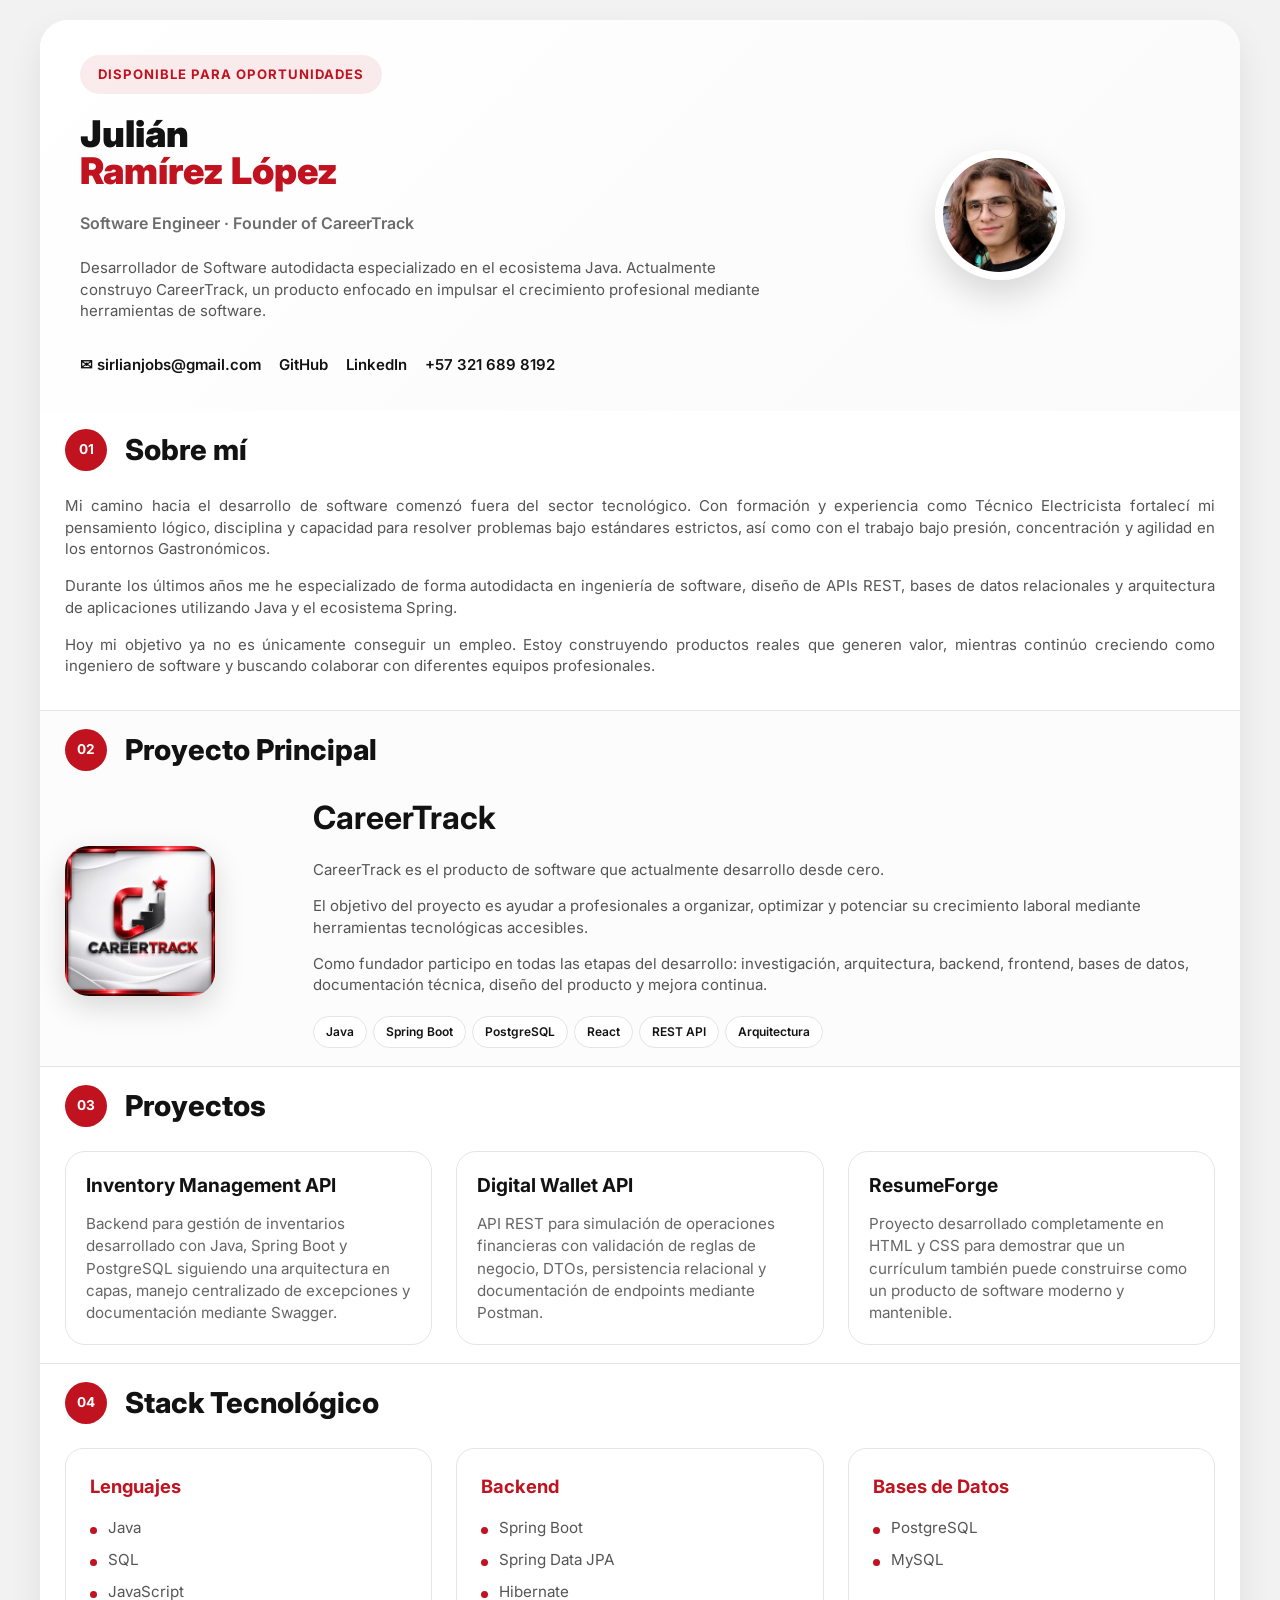
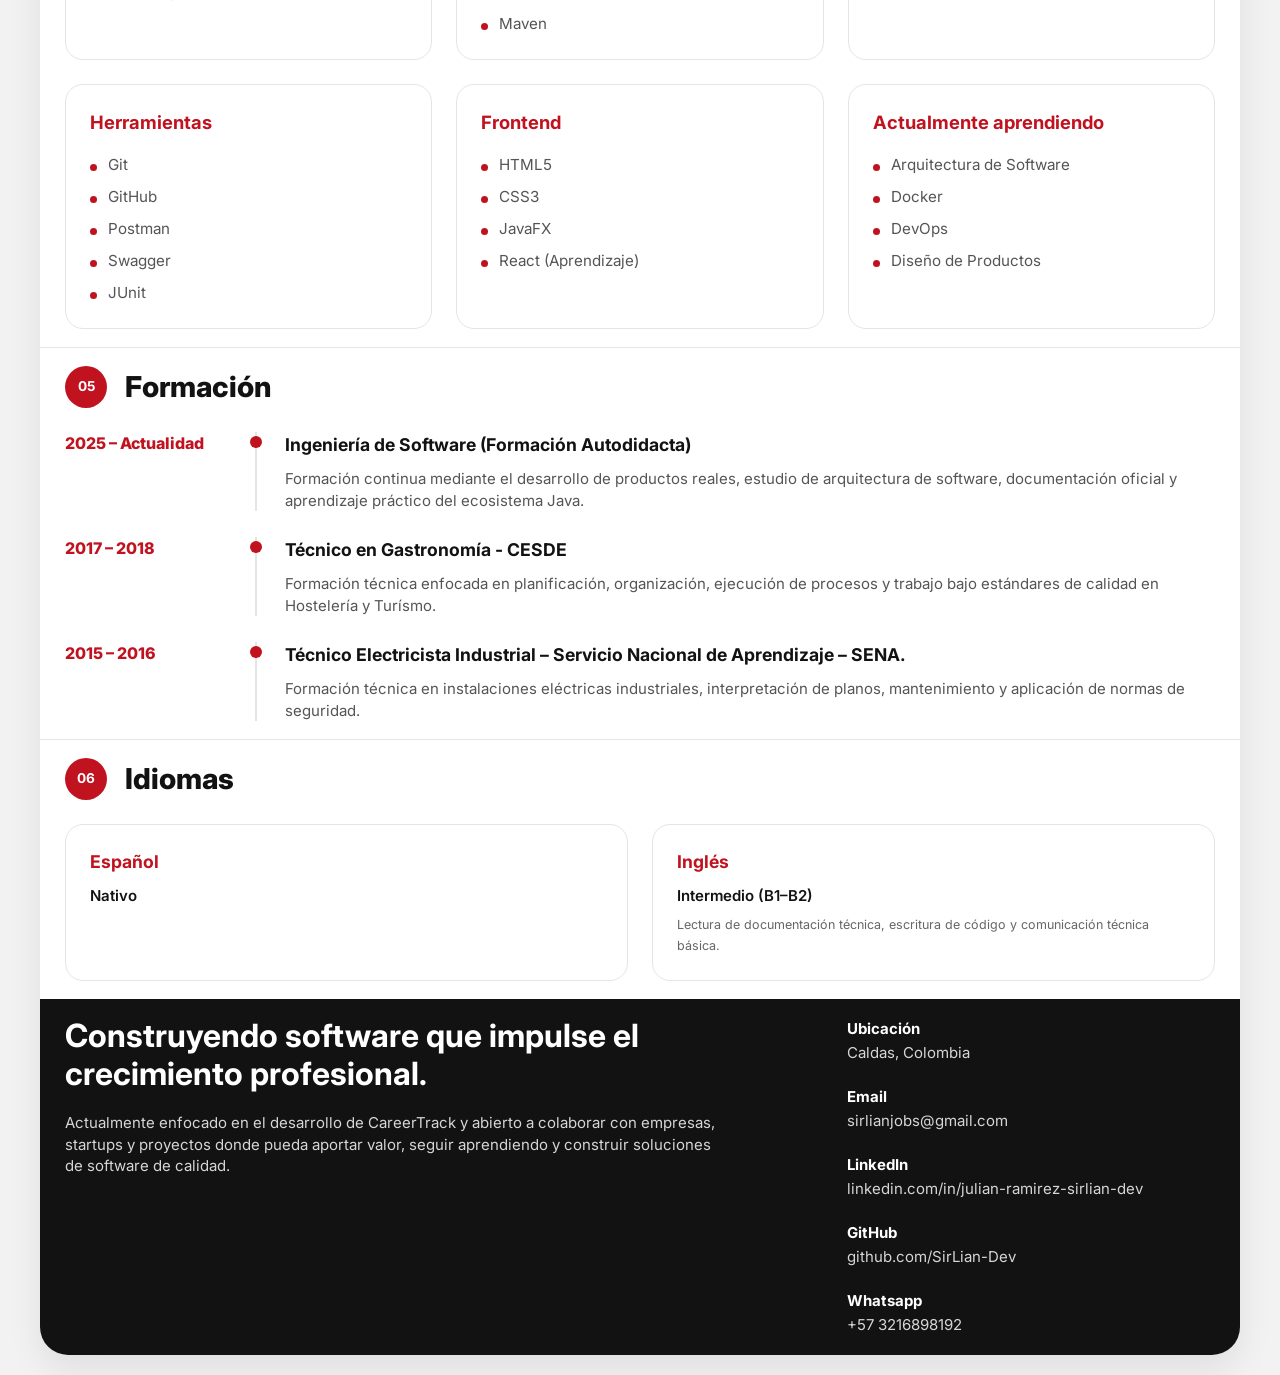
<file: index.html>
<!DOCTYPE html>
<html lang="es">

<head>

    <meta charset="UTF-8">

    <meta name="viewport"
          content="width=device-width, initial-scale=1.0">

    <meta name="description"
          content="Currículum profesional de Julián Ramírez López. Software Engineer, fundador de CareerTrack y desarrollador Full Stack autodidacta.">

    <meta name="author"
          content="Julián Ramírez López">

    <title>Julián Ramírez López | Full Stack Software Developer</title>

    <link rel="preconnect"
          href="https://fonts.googleapis.com">

    <link rel="preconnect"
          href="https://fonts.gstatic.com"
          crossorigin>

    <link href="https://fonts.googleapis.com/css2?family=Inter:wght@300;400;500;600;700;800;900&display=swap"
          rel="stylesheet">

    <link rel="stylesheet"
          href="styles.css">

</head>

<body>

<main class="resume">

<!--======================================================
HERO
=======================================================-->

<header class="hero">

    <div class="hero__content">

        <span class="hero__badge">

            Disponible para oportunidades

        </span>

        <h1 class="hero__title">

            Julián

            <span>

                Ramírez López

            </span>

        </h1>

        <h2 class="hero__subtitle">

            Software Engineer · Founder of CareerTrack

        </h2>

        <p class="hero__description">

            Desarrollador de Software autodidacta especializado en el
            ecosistema Java. Actualmente construyo CareerTrack, un
            producto enfocado en impulsar el crecimiento profesional
            mediante herramientas de software.

        </p>

        <div class="hero__contact">

            <a href="mailto:sirlianjobs@gmail.com">

                ✉ sirlianjobs@gmail.com

            </a>

            <a href="https://github.com/SirLian-Dev"
               target="_blank">

                GitHub

            </a>

            <a href="https://www.linkedin.com/in/julian-ramirez-sirlian-dev/"
               target="_blank">

                LinkedIn

            </a>

            <div class="contact-item">
                <i class="fa-brands fa-whatsapp"></i>
                <a href="https://wa.me/573216898192" target="_blank">
                +57 321 689 8192
                </a>
            </div>

        </div>

    </div>

    <div class="hero__photo">

        <img src="assets/profile.png"
             alt="Julián Ramírez López">

    </div>

</header>

<!--======================================================
SOBRE MÍ
=======================================================-->

<section class="section">

    <div class="section__header">

        <span class="section__number">

            01

        </span>

        <h2>

            Sobre mí

        </h2>

    </div>

    <p class="paragraph">

        Mi camino hacia el desarrollo de software comenzó fuera del sector
        tecnológico. Con formación y experiencia como Técnico Electricista fortalecí mi
        pensamiento lógico, disciplina y capacidad para resolver problemas
        bajo estándares estrictos, así como con el trabajo bajo presión, concentración y agilidad
        en los entornos Gastronómicos.

    </p>

    <p class="paragraph">

        Durante los últimos años me he especializado de forma autodidacta
        en ingeniería de software, diseño de APIs REST, bases de datos
        relacionales y arquitectura de aplicaciones utilizando Java y el
        ecosistema Spring.

    </p>

    <p class="paragraph">

        Hoy mi objetivo ya no es únicamente conseguir un empleo. Estoy
        construyendo productos reales que generen valor, mientras continúo
        creciendo como ingeniero de software y buscando colaborar con diferentes 
        equipos profesionales.

    </p>

</section>

<!--======================================================
CAREERTRACK
=======================================================-->

<section class="section featured">

    <div class="section__header">

        <span class="section__number">

            02

        </span>

        <h2>

            Proyecto Principal

        </h2>

    </div>

    <div class="featured__card">

        <div class="featured__logo">

            <img src="assets/logoCT.png"
             alt="CareerTrack Logo">

        </div>

        <div class="featured__content">

            <h3>

                CareerTrack

            </h3>

            <p>

                CareerTrack es el producto de software que actualmente
                desarrollo desde cero.

            </p>

            <p>

                El objetivo del proyecto es ayudar a profesionales a
                organizar, optimizar y potenciar su crecimiento laboral
                mediante herramientas tecnológicas accesibles.

            </p>

            <p>

                Como fundador participo en todas las etapas del desarrollo:
                investigación, arquitectura, backend, frontend, bases de
                datos, documentación técnica, diseño del producto y mejora
                continua.

            </p>

            <div class="tags">

                <span>Java</span>

                <span>Spring Boot</span>

                <span>PostgreSQL</span>

                <span>React</span>

                <span>REST API</span>

                <span>Arquitectura</span>

            </div>

        </div>

    </div>

</section>

<!--======================================================
PROYECTOS
=======================================================-->

<section class="section">

    <div class="section__header">

        <span class="section__number">

            03

        </span>

        <h2>

            Proyectos

        </h2>

    </div>

    <div class="projects">

        <article class="project">

            <h3>

                Inventory Management API

            </h3>

            <p>

                Backend para gestión de inventarios desarrollado con Java,
                Spring Boot y PostgreSQL siguiendo una arquitectura en
                capas, manejo centralizado de excepciones y documentación
                mediante Swagger.

            </p>

        </article>

        <article class="project">

            <h3>

                Digital Wallet API

            </h3>

            <p>

                API REST para simulación de operaciones financieras con
                validación de reglas de negocio, DTOs, persistencia
                relacional y documentación de endpoints mediante Postman.

            </p>

        </article>

        <article class="project">

            <h3>

                ResumeForge

            </h3>

            <p>

                Proyecto desarrollado completamente en HTML y CSS para
                demostrar que un currículum también puede construirse como
                un producto de software moderno y mantenible.

            </p>

        </article>

    </div>

</section>

<!--======================================================
STACK TECNOLÓGICO
=======================================================-->

<section class="section">

    <div class="section__header">

        <span class="section__number">

            04

        </span>

        <h2>

            Stack Tecnológico

        </h2>

    </div>

    <div class="skills-grid">

        <div class="skill-category">

            <h3>

                Lenguajes

            </h3>

            <ul>

                <li>Java</li>

                <li>SQL</li>

                <li>JavaScript</li>

            </ul>

        </div>

        <div class="skill-category">

            <h3>

                Backend

            </h3>

            <ul>

                <li>Spring Boot</li>

                <li>Spring Data JPA</li>

                <li>Hibernate</li>

                <li>Maven</li>

            </ul>

        </div>

        <div class="skill-category">

            <h3>

                Bases de Datos

            </h3>

            <ul>

                <li>PostgreSQL</li>

                <li>MySQL</li>

            </ul>

        </div>

        <div class="skill-category">

            <h3>

                Herramientas

            </h3>

            <ul>

                <li>Git</li>

                <li>GitHub</li>

                <li>Postman</li>

                <li>Swagger</li>

                <li>JUnit</li>

            </ul>

        </div>

        <div class="skill-category">

            <h3>

                Frontend

            </h3>

            <ul>

                <li>HTML5</li>

                <li>CSS3</li>

                <li>JavaFX</li>

                <li>React (Aprendizaje)</li>

            </ul>

        </div>

        <div class="skill-category">

            <h3>

                Actualmente aprendiendo

            </h3>

            <ul>

                <li>Arquitectura de Software</li>

                <li>Docker</li>

                <li>DevOps</li>

                <li>Diseño de Productos</li>

            </ul>

        </div>

    </div>

</section>

<!--======================================================
FORMACIÓN
=======================================================-->

<section class="section">

    <div class="section__header">

        <span class="section__number">

            05

        </span>

        <h2>

            Formación

        </h2>

    </div>

    <div class="timeline">

        <article class="timeline-item">

            <div class="timeline-year">

               2025 – Actualidad

            </div>

            <div class="timeline-content">

                <h3>

                    Ingeniería de Software (Formación Autodidacta)

                </h3>

                <p>

                    Formación continua mediante el desarrollo de productos
                    reales, estudio de arquitectura de software,
                    documentación oficial y aprendizaje práctico del
                    ecosistema Java.

                </p>

            </div>

        </article>

        <article class="timeline-item">

            <div class="timeline-year">

                2017 – 2018

            </div>

            <div class="timeline-content">

                <h3>

                    Técnico en Gastronomía - CESDE
                
                </h3>

                <p>

                    Formación técnica enfocada en planificación, organización,
                    ejecución de procesos y trabajo bajo estándares de calidad 
                    en Hostelería y Turísmo.
                
                </p>

            </div>

        </article>

        <article class="timeline-item">

            <div class="timeline-year">

                2015 – 2016

            </div>

            <div class="timeline-content">

                <h3>

                    Técnico Electricista Industrial – Servicio Nacional de Aprendizaje – SENA.

                </h3>

                <p>

                    Formación técnica en instalaciones eléctricas industriales,
                    interpretación de planos, mantenimiento y aplicación de normas
                    de seguridad.

                </p>

            </div>

        </article>

    </div>

</section>

<!--======================================================
IDIOMAS
=======================================================-->

<section class="section">

    <div class="section__header">

        <span class="section__number">

            06

        </span>

        <h2>

            Idiomas

        </h2>

    </div>

    <div class="languages">

        <div class="language">

            <h3>

                Español

            </h3>

            <p>

                Nativo

            </p>

        </div>

        <div class="language">

            <h3>

                Inglés

            </h3>

            <p>

                Intermedio (B1–B2)

            </p>

            <small>

                Lectura de documentación técnica, escritura de código y
                comunicación técnica básica.

            </small>

        </div>

    </div>

</section>

<!--======================================================
FOOTER
=======================================================-->

<footer class="footer">

    <div class="footer__left">

        <h2>

            Construyendo software que impulse el crecimiento profesional.

        </h2>

        <p>

            Actualmente enfocado en el desarrollo de CareerTrack y abierto
            a colaborar con empresas, startups y proyectos donde pueda
            aportar valor, seguir aprendiendo y construir soluciones de
            software de calidad.

        </p>

    </div>

    <div class="footer__right">

        <ul>

            <li>

                <strong>

                    Ubicación

                </strong>

                <br>

                Caldas, Colombia

            </li>

            <li>

                <strong>

                    Email

                </strong>

                <br>

                sirlianjobs@gmail.com

            </li>

            <li>

                <strong>

                    LinkedIn

                </strong>

                <br>

                linkedin.com/in/julian-ramirez-sirlian-dev

            </li>

            <li>

                <strong>

                    GitHub

                </strong>

                <br>

                github.com/SirLian-Dev

            </li>

            <li>

                <strong>

                    Whatsapp

                </strong>

                <br>
                +57 3216898192

            </li>

        </ul>

    </div>

</footer>

</main>

</body>

</html>
</file>
<file: styles.css>
/*======================================================
ResumeForge
Stylesheet
Autor: Julián Ramírez López
======================================================*/

/*======================================================
GOOGLE FONT
======================================================*/

@import url('https://fonts.googleapis.com/css2?family=Inter:wght@300;400;500;600;700;800;900&display=swap');

/*======================================================
VARIABLES
======================================================*/

:root{

    --primary:#C1121F;
    --primary-dark:#8D0E18;

    --black:#121212;
    --black-light:#222222;

    --white:#FFFFFF;

    --gray-50:#FAFAFA;
    --gray-100:#F2F2F2;
    --gray-200:#E5E5E5;
    --gray-300:#D3D3D3;
    --gray:#6C6C6C;

    --shadow:
    0 15px 35px rgba(0,0,0,.08);

    --radius:18px;

    --transition:.30s ease;

    --container:1200px;

}

/*======================================================
RESET
======================================================*/

*{

    margin:0;
    padding:0;
    box-sizing:border-box;

}

html{

    scroll-behavior:smooth;

}

body{

    background:var(--gray-100);

    color:var(--black);

    font-family:'Inter',sans-serif;

    font-size:15px !important;
    line-height:1.45;

}

img{

    width:100%;
    display:block;

}

a{

    text-decoration:none;

    color:inherit;

}

ul{

    list-style:none;

}

/*======================================================
LAYOUT
======================================================*/

.resume{

    width:100%;
    max-width:1200px;
    margin:20px auto;

    background:white;

    border-radius:28px;

    overflow:hidden;

    box-shadow:var(--shadow);

}

/*======================================================
HERO
======================================================*/

.hero{

    display:grid;

    grid-template-columns:minmax(0,2fr) 260px;

    gap:15px !important;

    align-items:center;

    padding:35px 40px;

    background:

    linear-gradient(
        135deg,
        #ffffff,
        #fafafa
    );

}

.hero__content{

    display:flex;

    flex-direction:column;

    gap:22px;

}

.hero__badge{

    width:max-content;

    padding:10px 18px;

    border-radius:999px;

    background:rgba(193,18,31,.08);

    color:var(--primary);

    font-size:.82rem;

    font-weight:700;

    letter-spacing:1px;

    text-transform:uppercase;

}

.hero__title{

    font-size:2.3rem !important;

    line-height:1;

    font-weight:900;

}

.hero__title span{

    display:block;

    color:var(--primary);

}

.hero__subtitle{

    font-size:1rem !important;

    font-weight:600;

    color:var(--gray);

}

.hero__description{

    max-width:700px;

    color:#555;

}

.hero__contact{

    display:flex;

    flex-wrap:wrap;

    gap:18px;

    margin-top:10px;

    font-weight:600;

}

.hero__contact a{

    transition:var(--transition);

}

.hero__contact a:hover{

    color:var(--primary);

}

.hero__photo{

    justify-self:center;

    transform:translateX(-70px);

}

.hero__photo img{

    display:block;

    width:130px !important;

    height:auto;

    object-fit:cover;

    border-radius:50%;

    border:8px solid white;

    box-shadow:

    0 15px 35px rgba(0,0,0,.15);

}

/*======================================================
SECCIONES
======================================================*/

.section{

    padding:18px 25px !important;

    overflow:hidden;

}

.section+.section{

    border-top:1px solid var(--gray-200);

}

.section__header{

    display:flex;

    align-items:center;

    gap:18px;

    margin-bottom:24px;

}

.section__number{

    width:42px;

    height:42px;

    border-radius:50%;

    background:var(--primary);

    color:white;

    display:flex;

    justify-content:center;

    align-items:center;

    font-size:.85rem;

    font-weight:700;

}

.section__header h2{

    font-size:1.8rem;

    font-weight:800;

}

.paragraph{

    margin-bottom:15px;

    color:#555;

    text-align:justify;

}

/*======================================================
CAREERTRACK
======================================================*/

.featured{

    background:#FCFCFC;

}

.featured__card{

    display:grid;

    grid-template-columns:230px 1fr;

    gap:18px !important;

    align-items:center;

}

.featured__logo{

    width:150px !important;
    height:150px !important;

    overflow:hidden;

    border-radius:24px;

    flex-shrink:0;

    box-shadow:0 10px 30px rgba(0,0,0,.15);

}

.featured__logo img{

    width:100%;
    height:100%;

    object-fit:cover;

    display:block;

}

.featured__content h3{

    font-size:2rem;

    margin-bottom:18px;

}

.featured__content p{

    color:#555;

    margin-bottom:14px;

}

.tags{

    display:flex;

    flex-wrap:wrap;

    gap:6px !important;

    margin-top:20px;

}

.tags span{

    padding:6px 12px !important;

    border-radius:999px;

    border:1px solid var(--gray-200);

    background:white;

    font-size:.75rem !important;

    font-weight:600;

    transition:var(--transition);

}

.tags span:hover{

    background:var(--primary);

    color:white;

    border-color:var(--primary);

}

/*======================================================
PROYECTOS
======================================================*/

.projects{

    display:grid;

    grid-template-columns:repeat(3,1fr);

    gap:24px;

}

.project{

    background:white;

    border:1px solid var(--gray-200);

    border-radius:20px;

    padding:20px;

    transition:var(--transition);

}

.project:hover{

    transform:translateY(-8px);

    box-shadow:var(--shadow);

}

.project h3{

    font-size:1.2rem;

    margin-bottom:14px;

}

.project p{

    color:#666;

    font-size:.95rem;

}

/*======================================================
STACK TECNOLÓGICO
======================================================*/

.skills-grid{

    display:grid;

    grid-template-columns:repeat(3,1fr);

    gap:24px;

}

.skill-category{

    background:#ffffff;

    border:1px solid var(--gray-200);

    border-radius:18px;

    padding:24px;

    transition:var(--transition);

}

.skill-category:hover{

    transform:translateY(-6px);

    box-shadow:var(--shadow);

}

.skill-category h3{

    font-size:1.15rem;

    color:var(--primary);

    margin-bottom:18px;

    font-weight:700;

}

.skill-category ul{

    display:flex;

    flex-direction:column;

    gap:10px;

}

.skill-category li{

    position:relative;

    padding-left:18px;

    color:#555;

    font-size:.95rem;

}

.skill-category li::before{

    content:"";

    position:absolute;

    left:0;

    top:10px;

    width:7px;

    height:7px;

    border-radius:50%;

    background:var(--primary);

}

/*======================================================
TIMELINE
======================================================*/

.timeline{

    display:flex;

    flex-direction:column;

    gap:26px;

}

.timeline-item{

    display:grid;

    grid-template-columns:160px 1fr;

    gap:30px;

    align-items:flex-start;

}

.timeline-year{

    font-weight:800;

    color:var(--primary);

    font-size:1rem;

}

.timeline-content{

    position:relative;

    padding-left:28px;

    border-left:2px solid var(--gray-200);

}

.timeline-content::before{

    content:"";

    position:absolute;

    left:-7px;

    top:4px;

    width:12px;

    height:12px;

    border-radius:50%;

    background:var(--primary);

}

.timeline-content h3{

    margin-bottom:10px;

    font-size:1.1rem;

}

.timeline-content p{

    color:#555;

}

/*======================================================
IDIOMAS
======================================================*/

.languages{

    display:grid;

    grid-template-columns:repeat(2,1fr);

    gap:24px;

}

.language{

    border:1px solid var(--gray-200);

    border-radius:18px;

    padding:24px;

    background:white;

}

.language h3{

    margin-bottom:10px;

    font-size:1.1rem;

    color:var(--primary);

}

.language p{

    font-weight:600;

    margin-bottom:6px;

}

.language small{

    color:#666;

    line-height:1.5;

}

/*======================================================
FOOTER
======================================================*/

.footer{

    display:grid;

    grid-template-columns:2fr 1fr;

    gap:45px;

    background:var(--black);

    color:white;

    padding:18px 25px !important;

}

.footer__left h2{

    font-size:2rem;

    margin-bottom:18px;

    line-height:1.2;

}

.footer__left p{

    color:#D6D6D6;

    max-width:650px;

}

.footer__right ul{

    display:flex;

    flex-direction:column;

    gap:20px;

}

.footer__right li{

    color:#D6D6D6;

    line-height:1.6;

}

.footer__right strong{

    color:white;

}

/*======================================================
EFECTOS
======================================================*/

.hero,
.section,
.footer{

    animation:none !important;

}

@keyframes fadeUp{

    from{

        opacity:0;

        transform:translateY(20px);

    }

    to{

        opacity:1;

        transform:translateY(0);

    }

}

/*======================================================
RESPONSIVE
======================================================*/

@media(max-width:1100px){

    .hero{

        grid-template-columns:1fr;

        text-align:center;

    }

    .hero__photo{

        justify-self:center;

        order:-1;

    }

    .featured__card{

        grid-template-columns:1fr;

    }

    .projects{

        grid-template-columns:1fr;

    }

    .skills-grid{

        grid-template-columns:repeat(2,1fr);

    }

    .footer{

        grid-template-columns:1fr;

    }

}

@media(max-width:768px){

    .resume{

        width:100%;

        border-radius:0;

        margin:0;

    }

    .hero,
    .section,
    .footer{

        padding:32px;

    }

    .hero__title{

        font-size:2.6rem;

    }

    .hero__subtitle{

        font-size:1.15rem;

    }

    .section__header h2{

        font-size:1.5rem;

    }

    .skills-grid{

        grid-template-columns:1fr;

    }

    .languages{

        grid-template-columns:1fr;

    }

    .timeline-item{

        grid-template-columns:1fr;

        gap:12px;

    }

    .timeline-content{

        border-left:none;

        padding-left:0;

    }

    .timeline-content::before{

        display:none;

    }

}

@media(max-width:500px){

    .hero__photo img{

        width:180px;

        height:180px;

    }

    .hero__contact{

        flex-direction:column;

        align-items:center;

    }

}

/* ==========================
   IMPRESIÓN PDF
========================== */

@media print {

    html,
    body{
        width:210mm;
        height:auto;
        margin:0;
        padding:0;
        overflow:visible;
        background:#ffffff;
    }

    body{
        -webkit-print-color-adjust:exact;
        print-color-adjust:exact;
    }

    .resume{
        width:100%;
        max-width:none;
        margin:0;
        padding:0;
    }

    .hero{
        display:flex !important;
        align-items:center;
        justify-content:space-between;
        gap:30px;
        padding:28px 35px;
    }

    .hero__content{
        flex:1;
    }

    .hero__photo{

        width:170px;

        flex:none;

    }

    section{

        padding:25px 35px;

    }

    .project-card,
    .skill-card{

        break-inside:avoid;

        page-break-inside:avoid;

    }

    a:hover,
    button:hover,
    .project:hover,
    .skill-category:hover,
    .tags span:hover,
    .hero__contact a:hover{

        transform:none !important;

        box-shadow:none !important;

        transition:none !important;

    }

    .resume{

    zoom:0.82;

    transform-origin:top center;

    }

}

/*======================================================
SCROLLBAR
======================================================*/

::-webkit-scrollbar{

    width:10px;

}

::-webkit-scrollbar-track{

    background:#EFEFEF;

}

::-webkit-scrollbar-thumb{

    background:var(--primary);

    border-radius:20px;

}

::-webkit-scrollbar-thumb:hover{

    background:var(--primary-dark);

}
</file>
